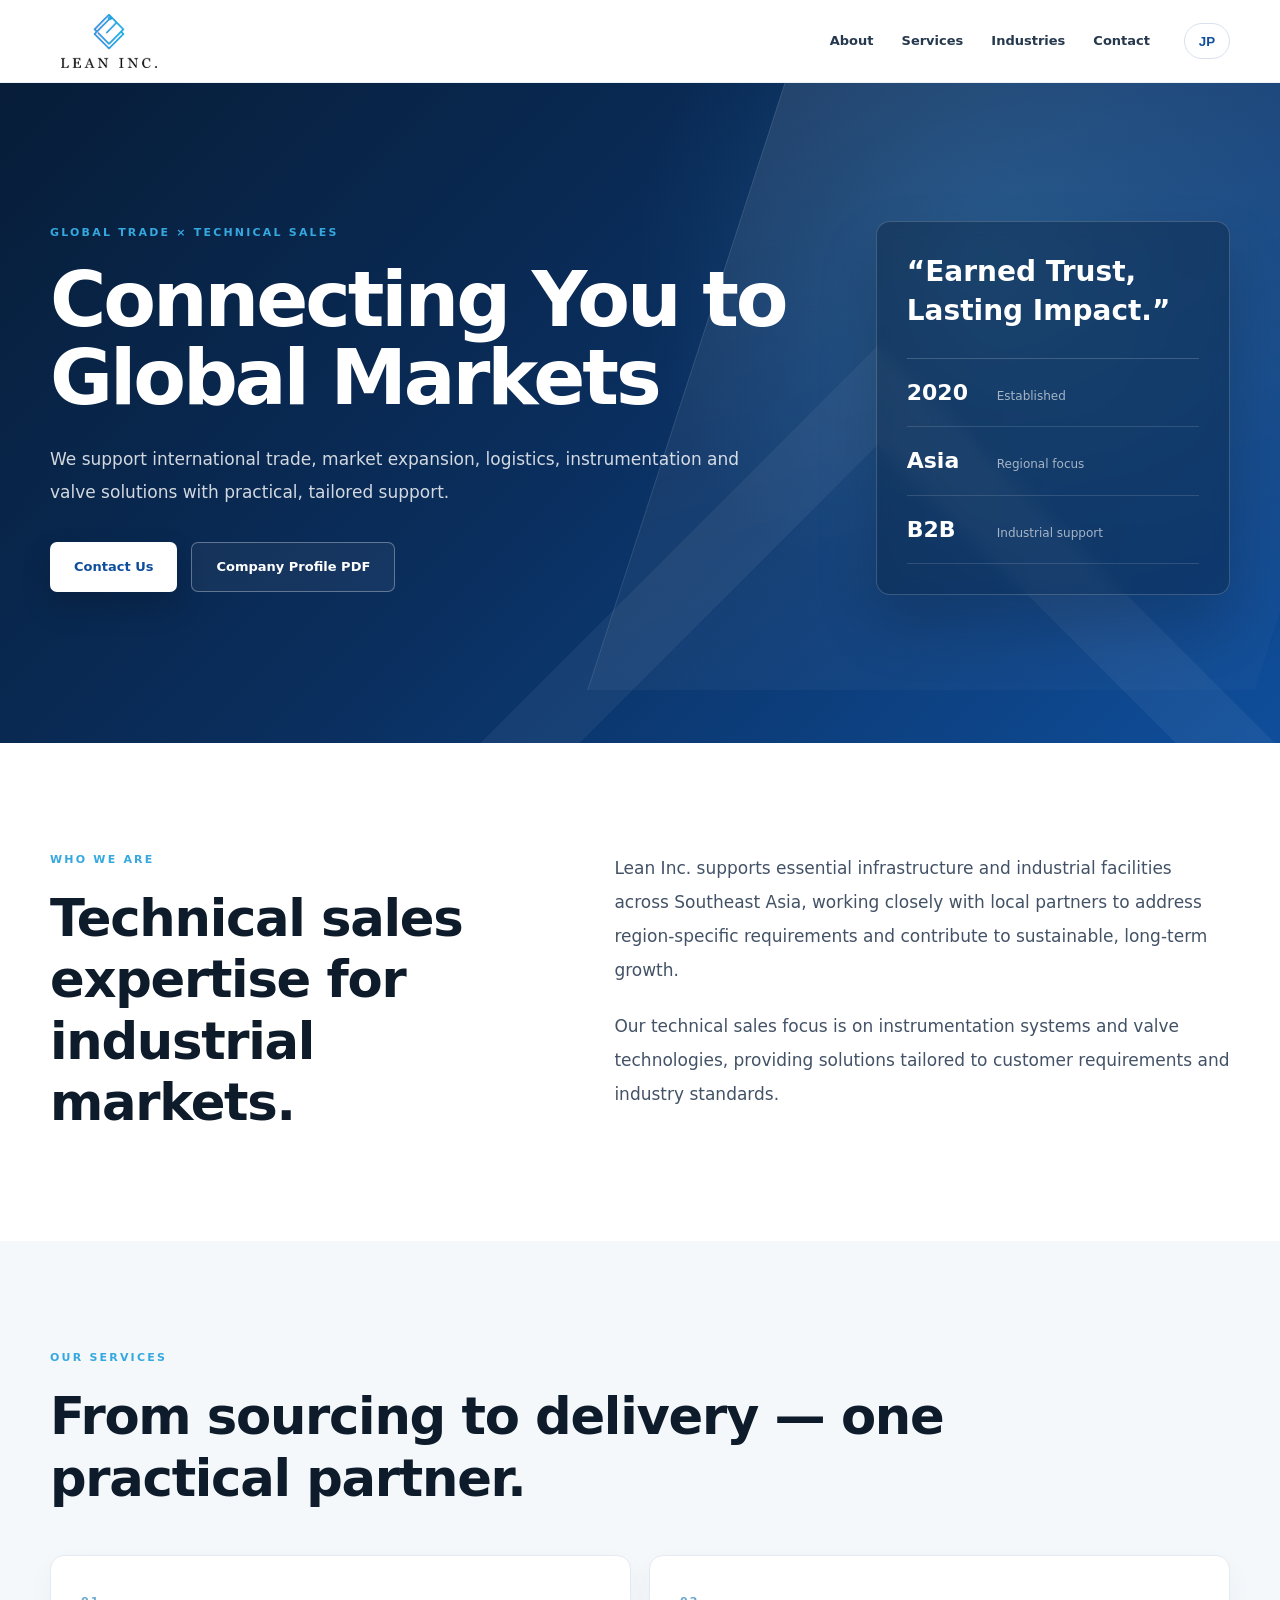
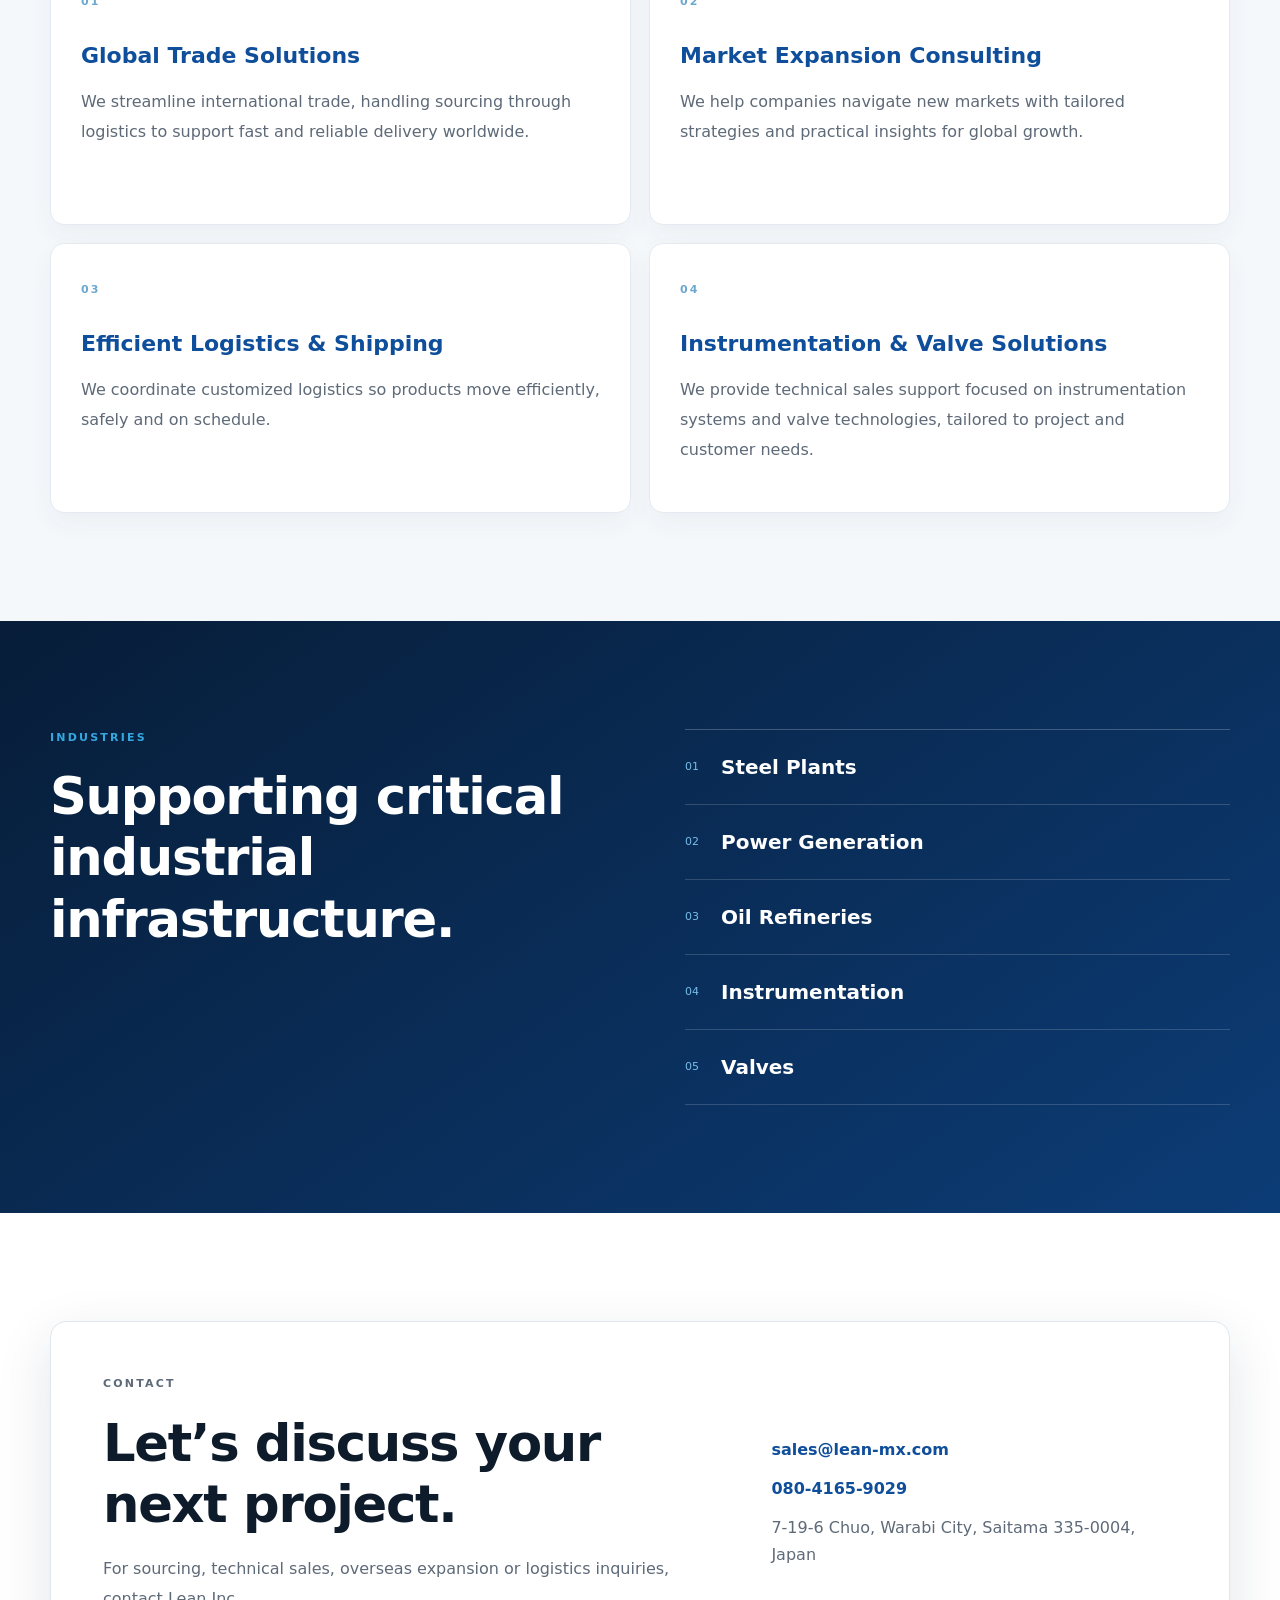
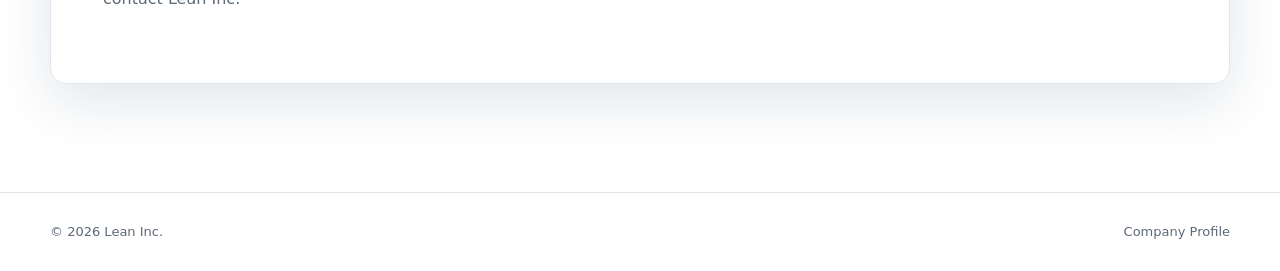
<file: index.html>
<!doctype html>
<html lang="en">
<head>
<meta charset="utf-8">
<meta name="viewport" content="width=device-width,initial-scale=1">
<meta name="description" content="Lean Inc. — global trade, market expansion, logistics, instrumentation and valve solutions.">
<title>Lean Inc. | Global Trade & Technical Sales</title>
<style>
:root{--blue:#0f4e9b;--deep:#071d38;--deep2:#0a2e5d;--cyan:#35a8e0;--ink:#0d1b2a;--muted:#5e6a78;--line:#dfe6ee;--soft:#f5f8fb;--white:#fff;--shadow:0 18px 55px rgba(18,42,76,.12)}
*{box-sizing:border-box}html{scroll-behavior:smooth}body{margin:0;font-family:Inter,"Noto Sans JP",ui-sans-serif,system-ui,-apple-system,"Segoe UI",Arial,sans-serif;color:var(--ink);background:#fff;line-height:1.7}a{color:inherit;text-decoration:none}.wrap{width:min(1180px,calc(100% - 48px));margin:auto}
header{position:sticky;top:0;z-index:20;background:rgba(255,255,255,.96);backdrop-filter:blur(12px);border-bottom:1px solid rgba(15,78,155,.08)}.nav-wrap{height:82px;display:flex;align-items:center;gap:34px}.brand{display:flex;align-items:center;margin-right:auto}.brand-logo{display:block;width:128px;height:auto}.nav{display:flex;gap:28px;font-size:13px;font-weight:700}.nav a{color:#26384d}.lang{border:1px solid #d8e1eb;background:#fff;border-radius:999px;width:46px;height:36px;font-weight:800;color:var(--blue);cursor:pointer}
.hero{position:relative;min-height:660px;display:grid;align-items:center;overflow:hidden;background:radial-gradient(circle at 77% 28%,rgba(65,164,226,.22),transparent 32%),linear-gradient(135deg,var(--deep) 0%,var(--deep2) 48%,var(--blue) 100%)}.hero:before{content:"";position:absolute;right:-8%;top:-28%;width:52%;height:120%;background:linear-gradient(160deg,rgba(255,255,255,.11),rgba(255,255,255,.015));transform:skewX(-18deg);border-left:1px solid rgba(255,255,255,.12)}.hero:after{content:"";position:absolute;right:9%;bottom:-45%;width:34%;aspect-ratio:1;border:70px solid rgba(255,255,255,.05);transform:rotate(45deg)}.hero-inner{position:relative;z-index:2;display:grid;grid-template-columns:1.35fr .65fr;gap:90px;align-items:center;padding:95px 0 105px}.hero-copy{color:#fff}.eyebrow{font-size:11px;letter-spacing:.2em;font-weight:900;color:var(--cyan);margin:0 0 18px}.hero h1{font-size:clamp(56px,6vw,88px);line-height:1.02;letter-spacing:-.04em;margin:0 0 26px;max-width:850px;font-weight:900}.lead{font-size:17px;line-height:1.9;max-width:700px;color:rgba(255,255,255,.82);margin:0}.actions{display:flex;gap:14px;flex-wrap:wrap;margin-top:34px}.btn{display:inline-flex;align-items:center;justify-content:center;height:50px;padding:0 24px;border-radius:7px;font-weight:800;font-size:13px}.btn.primary{background:#fff;color:var(--blue);box-shadow:0 14px 30px rgba(0,0,0,.18)}.btn.ghost{border:1px solid rgba(255,255,255,.32);color:#fff;background:rgba(255,255,255,.05)}.hero-card{justify-self:end;width:min(100%,360px);background:rgba(4,24,48,.35);border:1px solid rgba(255,255,255,.18);border-radius:14px;padding:30px;box-shadow:0 30px 60px rgba(0,0,0,.18);backdrop-filter:blur(8px);color:#fff}.quote{font-size:28px;line-height:1.4;font-weight:800;margin:0 0 28px}.mini{border-top:1px solid rgba(255,255,255,.18)}.mini div{display:grid;grid-template-columns:90px 1fr;align-items:baseline;padding:15px 0;border-bottom:1px solid rgba(255,255,255,.13)}.mini strong{font-size:22px}.mini span{color:rgba(255,255,255,.62);font-size:12px}
.section{padding:108px 0}.alt{background:var(--soft)}.split{display:grid;grid-template-columns:.86fr 1.14fr;gap:100px}.section h2{font-size:clamp(36px,4vw,56px);line-height:1.2;letter-spacing:-.025em;margin:0}.body{font-size:17px;color:#435266;line-height:2}.body p{margin:0 0 22px}.narrow{max-width:900px;margin-bottom:46px}.cards{display:grid;grid-template-columns:repeat(2,1fr);gap:18px}.card{background:#fff;border:1px solid #e4eaf1;border-radius:14px;padding:30px;min-height:270px;position:relative;overflow:hidden;box-shadow:0 10px 26px rgba(18,42,76,.045)}.card .num{font-size:11px;font-weight:900;color:#6ba8d0;letter-spacing:.18em}.card h3{font-size:22px;color:var(--blue);margin:24px 0 12px}.card p{margin:0;color:var(--muted);line-height:1.9}.dark{background:linear-gradient(145deg,#071d38,#0c3c76);color:#fff}.industries{display:grid;grid-template-columns:1fr 1fr;gap:90px}.industry-list{border-top:1px solid rgba(255,255,255,.22)}.industry-list div{display:flex;align-items:center;gap:22px;border-bottom:1px solid rgba(255,255,255,.16);padding:20px 0}.industry-list span{color:#77bcea;font-size:11px}.industry-list strong{font-size:20px}.contact-box{border:1px solid var(--line);border-radius:16px;padding:52px;display:grid;grid-template-columns:1.2fr .8fr;gap:60px;box-shadow:var(--shadow)}.contact-box h2{margin-bottom:18px}.contact-box p{color:var(--muted);line-height:1.9}.contact-details{display:flex;flex-direction:column;justify-content:center;gap:12px}.contact-details a{font-weight:800;color:var(--blue)}address{font-style:normal;color:var(--muted)}footer{border-top:1px solid var(--line);padding:28px 0;color:var(--muted);font-size:13px}.footer-inner{display:flex;justify-content:space-between}
html[lang="ja"] .hero h1{font-size:clamp(44px,5vw,72px);line-height:1.18;letter-spacing:-.02em}html[lang="ja"] .section h2{line-height:1.35;letter-spacing:-.01em}
@media(max-width:900px){.nav{display:none}.hero{min-height:auto}.hero-inner,.split,.industries,.contact-box{grid-template-columns:1fr;gap:42px}.hero-inner{padding:76px 0 100px}.hero-card{justify-self:start;width:100%;max-width:560px}.section{padding:78px 0}.cards{grid-template-columns:1fr}.contact-box{padding:36px}}
@media(max-width:560px){.wrap{width:min(100% - 28px,1180px)}.nav-wrap{height:74px}.brand-logo{width:112px}.hero h1,html[lang="ja"] .hero h1{font-size:42px}.lead{font-size:15px}.actions{flex-direction:column}.btn{width:100%}.section{padding:66px 0}.card{min-height:0}.contact-box{padding:28px}.footer-inner{flex-direction:column;gap:10px}}
</style>
</head>
<body>
<header><div class="wrap nav-wrap"><a class="brand" href="#top" aria-label="Lean Inc. home"><img class="brand-logo" src="logo.png" alt="Lean Inc."></a><nav class="nav"><a href="#about" data-en="About" data-ja="会社情報">About</a><a href="#services" data-en="Services" data-ja="事業内容">Services</a><a href="#industries" data-en="Industries" data-ja="対応産業">Industries</a><a href="#contact" data-en="Contact" data-ja="お問い合わせ">Contact</a></nav><button class="lang" id="langBtn">JP</button></div></header>
<main id="top">
<section class="hero"><div class="wrap hero-inner"><div class="hero-copy"><p class="eyebrow" data-en="GLOBAL TRADE × TECHNICAL SALES" data-ja="海外ビジネス × 技術営業">GLOBAL TRADE × TECHNICAL SALES</p><h1 data-en="Connecting You to Global Markets" data-ja="技術と市場をつなぎ、ビジネスを前へ。">Connecting You to Global Markets</h1><p class="lead" data-en="We support international trade, market expansion, logistics, instrumentation and valve solutions with practical, tailored support." data-ja="Lean Inc.は、海外調達・市場開拓・物流から、計装機器・バルブ分野の技術営業までを一貫して支援します。現場を理解した実務力で、国境を越えるビジネスを確実に前へ進めます。">We support international trade, market expansion, logistics, instrumentation and valve solutions with practical, tailored support.</p><div class="actions"><a class="btn primary" href="mailto:sales@lean-mx.com" data-en="Contact Us" data-ja="お問い合わせ">Contact Us</a><a class="btn ghost" href="company-profile.pdf" target="_blank" data-en="Company Profile PDF" data-ja="会社案内を見る">Company Profile PDF</a></div></div><aside class="hero-card"><p class="quote" data-en="“Earned Trust, Lasting Impact.”" data-ja="信頼を積み重ね、長く続く成果へ。">“Earned Trust, Lasting Impact.”</p><div class="mini"><div><strong>2020</strong><span data-en="Established" data-ja="設立">Established</span></div><div><strong>Asia</strong><span data-en="Regional focus" data-ja="主要市場">Regional focus</span></div><div><strong>B2B</strong><span data-en="Industrial support" data-ja="産業分野">Industrial support</span></div></div></aside></div></section>
<section class="section" id="about"><div class="wrap split"><div><p class="eyebrow" data-en="WHO WE ARE" data-ja="私たちについて">WHO WE ARE</p><h2 data-en="Technical sales expertise for industrial markets." data-ja="産業機器の知見と海外実務力で、事業を前に進める。">Technical sales expertise for industrial markets.</h2></div><div class="body"><p data-en="Lean Inc. supports essential infrastructure and industrial facilities across Southeast Asia, working closely with local partners to address region-specific requirements and contribute to sustainable, long-term growth." data-ja="Lean Inc.は、東南アジアを中心に、製鉄・発電・石油精製などの産業設備分野で、海外取引と事業展開を支援しています。現地パートナーと連携し、地域ごとの商習慣や要求仕様を踏まえた実務的な提案を行います。">Lean Inc. supports essential infrastructure and industrial facilities across Southeast Asia, working closely with local partners to address region-specific requirements and contribute to sustainable, long-term growth.</p><p data-en="Our technical sales focus is on instrumentation systems and valve technologies, providing solutions tailored to customer requirements and industry standards." data-ja="特に計装機器・バルブ分野に強みを持ち、製品選定、技術提案、見積・納期調整、物流まで、お客様の案件に合わせて柔軟に対応します。">Our technical sales focus is on instrumentation systems and valve technologies, providing solutions tailored to customer requirements and industry standards.</p></div></div></section>
<section class="section alt" id="services"><div class="wrap"><div class="narrow"><p class="eyebrow" data-en="OUR SERVICES" data-ja="事業内容">OUR SERVICES</p><h2 data-en="From sourcing to delivery — one practical partner." data-ja="海外案件を、調達から納品まで一気通貫で支援。">From sourcing to delivery — one practical partner.</h2></div><div class="cards"><article class="card"><span class="num">01</span><h3 data-en="Global Trade Solutions" data-ja="海外調達・貿易支援">Global Trade Solutions</h3><p data-en="We streamline international trade, handling sourcing through logistics to support fast and reliable delivery worldwide." data-ja="海外メーカー・サプライヤーの選定、調達、輸出入手配までを一貫して支援。スピードと確実性を両立した取引を実現します。">We streamline international trade, handling sourcing through logistics to support fast and reliable delivery worldwide.</p></article><article class="card"><span class="num">02</span><h3 data-en="Market Expansion Consulting" data-ja="海外市場開拓支援">Market Expansion Consulting</h3><p data-en="We help companies navigate new markets with tailored strategies and practical insights for global growth." data-ja="現地市場や商流、顧客ニーズを踏まえた販売戦略・パートナー開拓を支援し、海外展開の立ち上げを加速します。">We help companies navigate new markets with tailored strategies and practical insights for global growth.</p></article><article class="card"><span class="num">03</span><h3 data-en="Efficient Logistics & Shipping" data-ja="物流・輸送コーディネート">Efficient Logistics & Shipping</h3><p data-en="We coordinate customized logistics so products move efficiently, safely and on schedule." data-ja="案件ごとの条件に合わせて輸送方法や物流ルートを設計。安全性・コスト・納期のバランスを取りながら、確実な納品を支えます。">We coordinate customized logistics so products move efficiently, safely and on schedule.</p></article><article class="card"><span class="num">04</span><h3 data-en="Instrumentation & Valve Solutions" data-ja="計装機器・バルブ技術営業">Instrumentation & Valve Solutions</h3><p data-en="We provide technical sales support focused on instrumentation systems and valve technologies, tailored to project and customer needs." data-ja="計装機器・バルブの知見を活かし、仕様確認、製品選定、代替提案、技術照会対応など、案件に必要な技術営業を支援します。">We provide technical sales support focused on instrumentation systems and valve technologies, tailored to project and customer needs.</p></article></div></div></section>
<section class="section dark" id="industries"><div class="wrap industries"><div><p class="eyebrow" data-en="INDUSTRIES" data-ja="対応産業">INDUSTRIES</p><h2 data-en="Supporting critical industrial infrastructure." data-ja="産業インフラを支える、確かな提案力。">Supporting critical industrial infrastructure.</h2></div><div class="industry-list"><div><span>01</span><strong data-en="Steel Plants" data-ja="製鉄プラント">Steel Plants</strong></div><div><span>02</span><strong data-en="Power Generation" data-ja="発電設備">Power Generation</strong></div><div><span>03</span><strong data-en="Oil Refineries" data-ja="石油精製設備">Oil Refineries</strong></div><div><span>04</span><strong data-en="Instrumentation" data-ja="計装システム">Instrumentation</strong></div><div><span>05</span><strong data-en="Valves" data-ja="各種バルブ">Valves</strong></div></div></div></section>
<section class="section" id="contact"><div class="wrap contact-box"><div><p class="eyebrow" data-en="CONTACT" data-ja="お問い合わせ">CONTACT</p><h2 data-en="Let’s discuss your next project." data-ja="海外調達や技術営業のご相談はこちら。">Let’s discuss your next project.</h2><p data-en="For sourcing, technical sales, overseas expansion or logistics inquiries, contact Lean Inc." data-ja="海外メーカーからの調達、輸出入、技術提案、販売支援など、案件の初期段階からご相談いただけます。まずはお気軽にお問い合わせください。">For sourcing, technical sales, overseas expansion or logistics inquiries, contact Lean Inc.</p></div><div class="contact-details"><a href="mailto:sales@lean-mx.com">sales@lean-mx.com</a><a href="tel:+818041659029">080-4165-9029</a><address data-en="7-19-6 Chuo, Warabi City, Saitama 335-0004, Japan" data-ja="〒335-0004 埼玉県蕨市中央7-19-6">7-19-6 Chuo, Warabi City, Saitama 335-0004, Japan</address></div></div></section>
</main>
<footer><div class="wrap footer-inner"><span>© <span id="year"></span> Lean Inc.</span><a href="company-profile.pdf" target="_blank" data-en="Company Profile" data-ja="会社案内">Company Profile</a></div></footer>
<script>
const btn=document.getElementById('langBtn');let lang=localStorage.getItem('leanLang')||(navigator.language&&navigator.language.toLowerCase().startsWith('ja')?'ja':'en');function apply(){document.documentElement.lang=lang;document.querySelectorAll('[data-en][data-ja]').forEach(el=>el.textContent=el.dataset[lang]);btn.textContent=lang==='en'?'JP':'EN';document.title=lang==='en'?'Lean Inc. | Global Trade & Technical Sales':'Lean Inc. | 海外調達・技術営業'}btn.addEventListener('click',()=>{lang=lang==='en'?'ja':'en';localStorage.setItem('leanLang',lang);apply()});apply();document.getElementById('year').textContent=new Date().getFullYear();
</script>
</body>
</html>
</file>
